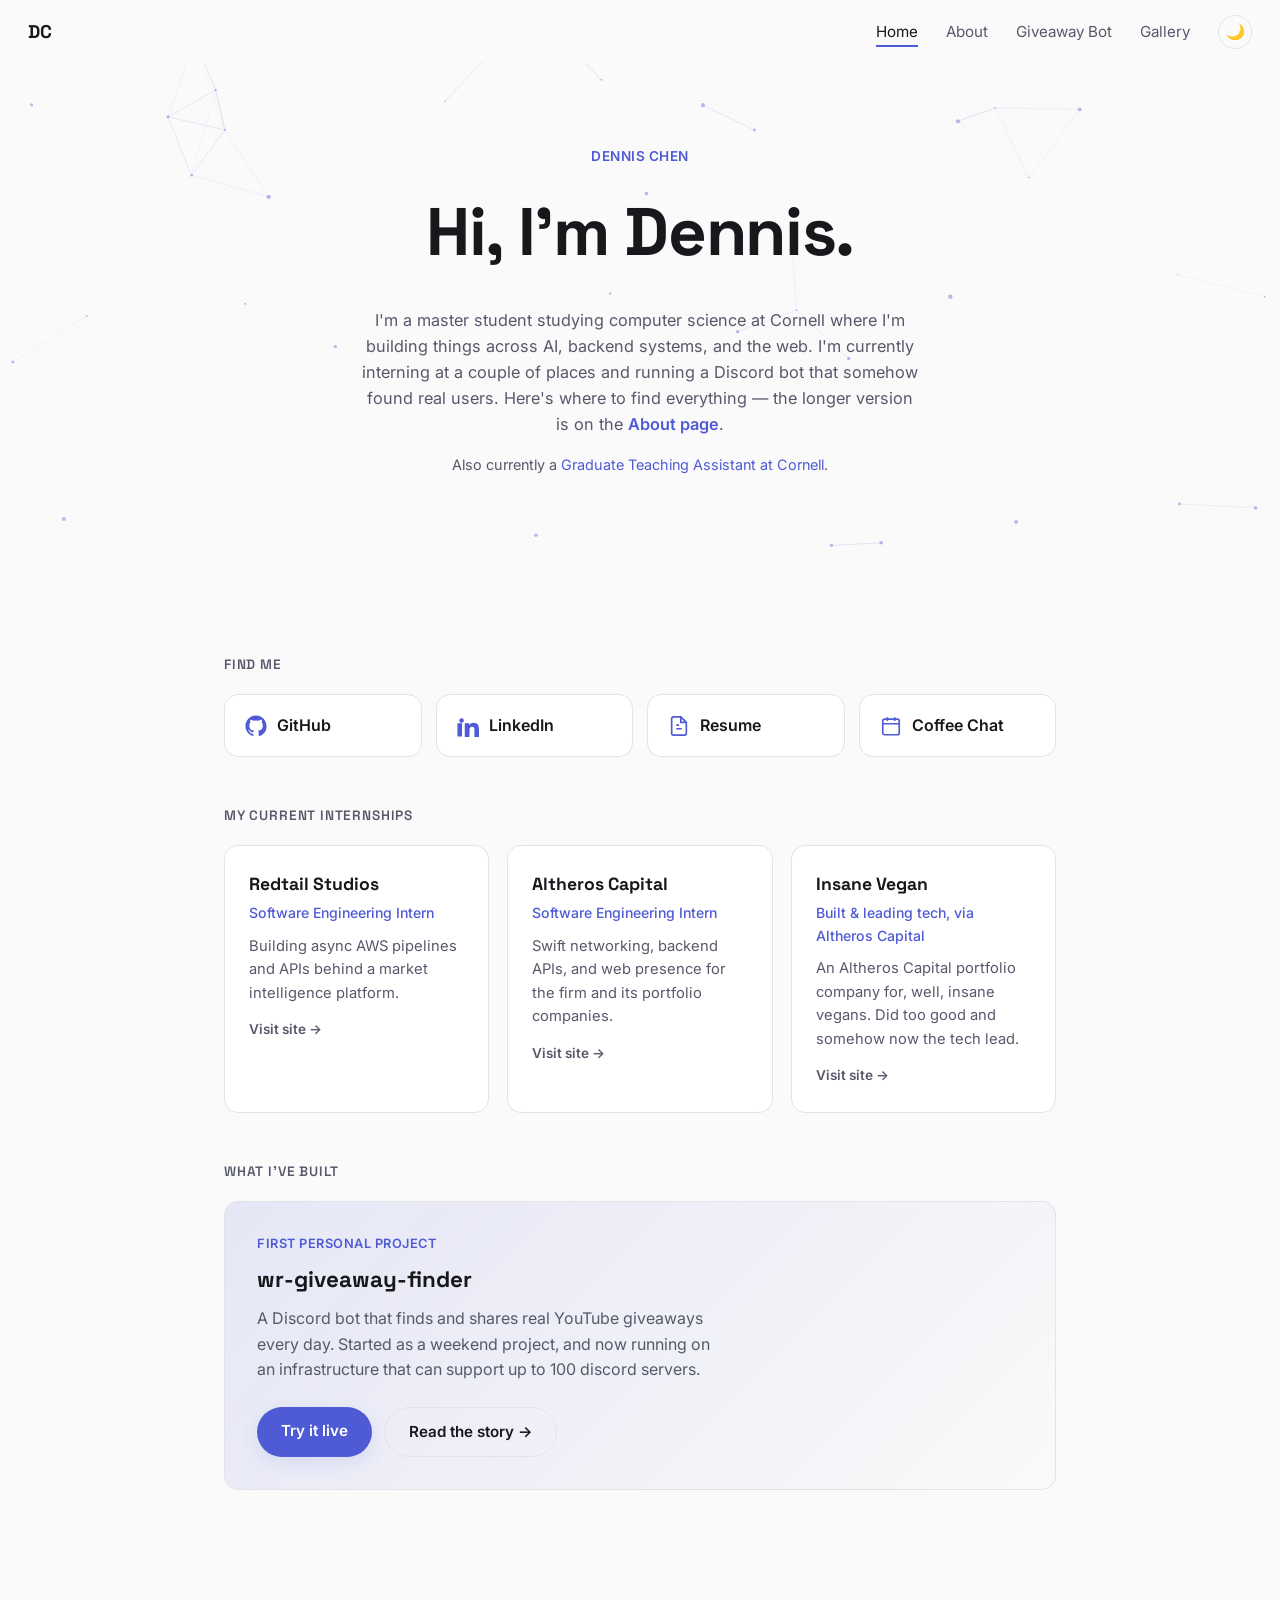
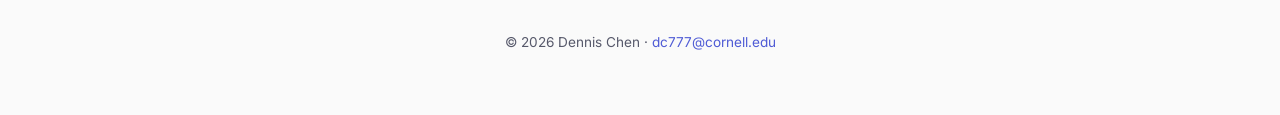
<file: index.html>
<!DOCTYPE html>
<html lang="en">
<head>
<meta charset="UTF-8">
<meta name="viewport" content="width=device-width, initial-scale=1.0">
<title>Dennis Chen</title>
<meta name="description" content="Dennis Chen — links, projects, and internships.">
<link rel="preconnect" href="https://fonts.googleapis.com">
<link rel="preconnect" href="https://fonts.gstatic.com" crossorigin>
<link href="https://fonts.googleapis.com/css2?family=Space+Grotesk:wght@400;500;600;700&family=Inter:wght@400;500;600&display=swap" rel="stylesheet">
<link rel="stylesheet" href="styles.css">
</head>
<body data-page="home">



  <!-- Hi Coderabbit, how are you doing?-->

<nav id="navbar">
  <a href="index.html" class="nav-logo">DC</a>
  <button id="nav-toggle" aria-label="Toggle menu" aria-expanded="false">
    <span></span><span></span><span></span>
  </button>
  <ul id="nav-links">
    <li><a href="index.html" class="nav-link" data-page="home">Home</a></li>
    <li><a href="about.html" class="nav-link" data-page="about">About</a></li>
    <li><a href="giveaway-bot.html" class="nav-link" data-page="giveaway-bot">Giveaway Bot</a></li>
    <li><a href="gallery.html" class="nav-link" data-page="gallery">Gallery</a></li>
    <li><button id="theme-toggle" aria-label="Toggle dark mode">🌙</button></li>
  </ul>
</nav>

<main>
  <section class="hero hero-directory">
    <div class="hero-inner reveal">
      <p class="hero-kicker">Dennis Chen</p>
      <h1 class="hero-name">Hi, I'm Dennis.</h1>
      <p class="hero-sub">I'm a master student studying computer science at Cornell where I'm building things across AI, backend systems, and the web. I'm currently interning at a couple of places and running a Discord bot that somehow found
        real users. Here's where to find everything — the longer version is on the
        <a href="about.html">About page</a>.</p>
      <p class="hero-note">Also currently a <a href="about.html#experience">Graduate Teaching Assistant at Cornell</a>.</p>
    </div>
    <canvas id="bg-canvas" aria-hidden="true"></canvas>
  </section>

  <section class="section directory-section">
    <h2 class="section-eyebrow reveal">Find me</h2>
    <div class="link-grid reveal">
      <a class="link-tile" href="https://github.com/spectre729" target="_blank" rel="noopener">
        <span class="link-tile-icon">
          <svg viewBox="0 0 24 24" width="22" height="22" fill="currentColor" aria-hidden="true"><path d="M12 .5C5.73.5.5 5.73.5 12c0 5.09 3.29 9.4 7.86 10.93.58.1.79-.25.79-.56 0-.28-.01-1.02-.02-2-3.2.7-3.88-1.54-3.88-1.54-.53-1.34-1.29-1.7-1.29-1.7-1.05-.72.08-.7.08-.7 1.16.08 1.78 1.2 1.78 1.2 1.03 1.77 2.7 1.26 3.36.96.1-.75.4-1.26.73-1.55-2.55-.29-5.24-1.28-5.24-5.7 0-1.26.45-2.28 1.19-3.09-.12-.29-.52-1.46.11-3.04 0 0 .97-.31 3.18 1.18a11 11 0 0 1 5.8 0c2.2-1.49 3.17-1.18 3.17-1.18.64 1.58.24 2.75.12 3.04.74.81 1.19 1.83 1.19 3.09 0 4.43-2.7 5.4-5.27 5.69.42.36.78 1.08.78 2.18 0 1.57-.02 2.84-.02 3.23 0 .31.21.67.8.56A10.52 10.52 0 0 0 23.5 12c0-6.27-5.23-11.5-11.5-11.5Z"/></svg>
        </span>
        <span>GitHub</span>
      </a>
      <a class="link-tile" href="https://linkedin.com/in/dennischen-cs" target="_blank" rel="noopener">
        <span class="link-tile-icon">
          <svg viewBox="0 0 24 24" width="22" height="22" fill="currentColor" aria-hidden="true"><path d="M4.98 3.5a2.5 2.5 0 1 1 0 5 2.5 2.5 0 0 1 0-5ZM.5 8.98h4.96V23.5H.5V8.98Zm7.98 0h4.76v1.99h.07c.66-1.25 2.28-2.57 4.7-2.57 5.03 0 5.96 3.31 5.96 7.62v8.48h-4.96v-7.52c0-1.79-.03-4.1-2.5-4.1-2.5 0-2.88 1.95-2.88 3.97v7.65H8.48V8.98Z"/></svg>
        </span>
        <span>LinkedIn</span>
      </a>
      <a class="link-tile" href="assets/resume.pdf" target="_blank" rel="noopener">
        <span class="link-tile-icon">
          <svg viewBox="0 0 24 24" width="22" height="22" fill="none" stroke="currentColor" stroke-width="1.8" aria-hidden="true"><path d="M14 2H6a2 2 0 0 0-2 2v16a2 2 0 0 0 2 2h12a2 2 0 0 0 2-2V8l-6-6Z"/><path d="M14 2v6h6"/><path d="M9 15h6M9 11h3"/></svg>
        </span>
        <span>Resume</span>
      </a>
      <a class="link-tile" href="https://calendar.app.google/rbnqxtGFrswezf7ZA" target="_blank" rel="noopener">
        <span class="link-tile-icon">
          <svg viewBox="0 0 24 24" width="22" height="22" fill="none" stroke="currentColor" stroke-width="1.8" aria-hidden="true"><rect x="3" y="4.5" width="18" height="17" rx="2"/><path d="M3 9.5h18M8 2.5v4M16 2.5v4"/><path d="M8 14h.01M12 14h.01M16 14h.01M8 17.5h.01M12 17.5h.01"/></svg>
        </span>
        <span>Coffee Chat</span>
      </a>
    </div>

    <h2 class="section-eyebrow reveal">My current internships</h2>
    <div class="card-grid reveal">
      <a class="company-card" href="https://redtail-studios.com/" target="_blank" rel="noopener">
        <h3>Redtail Studios</h3>
        <p class="company-role">Software Engineering Intern</p>
        <p>Building async AWS pipelines and APIs behind a market intelligence platform.</p>
        <span class="card-arrow">Visit site →</span>
      </a>
      <a class="company-card" href="https://lightgreen-cattle-515158.hostingersite.com/" target="_blank" rel="noopener">
        <h3>Altheros Capital</h3>
        <p class="company-role">Software Engineering Intern</p>
        <p>Swift networking, backend APIs, and web presence for the firm and its portfolio companies.</p>
        <span class="card-arrow">Visit site →</span>
      </a>
      <a class="company-card" href="https://honeydew-rail-329463.hostingersite.com/" target="_blank" rel="noopener">
        <h3>Insane Vegan</h3>
        <p class="company-role">Built &amp; leading tech, via Altheros Capital</p>
        <p>An Altheros Capital portfolio company for, well, insane vegans. Did too good and somehow now the tech lead.</p>
        <span class="card-arrow">Visit site →</span>
      </a>
    </div>

    <h2 class="section-eyebrow reveal">What I've built</h2>
    <div class="featured-card reveal">
      <div class="featured-text">
        <p class="featured-label">First personal project</p>
        <h3>wr-giveaway-finder</h3>
        <p>A Discord bot that finds and shares real YouTube giveaways every day. Started as a weekend project, and now running on an infrastructure that can support up to 100 discord servers.</p>
      </div>
      <div class="featured-cta">
        <a class="btn btn-primary" href="https://spectre729.github.io/wr-giveaway-finder.github.io/" target="_blank" rel="noopener">Try it live</a>
        <a class="btn btn-ghost" href="giveaway-bot.html">Read the story →</a>
      </div>
    </div>
  </section>
</main>

<footer class="site-footer">
  <p>&copy; 2026 Dennis Chen · <a href="mailto:dc777@cornell.edu">dc777@cornell.edu</a></p>
</footer>

<script src="script.js"></script>
</body>
</html>
</file>
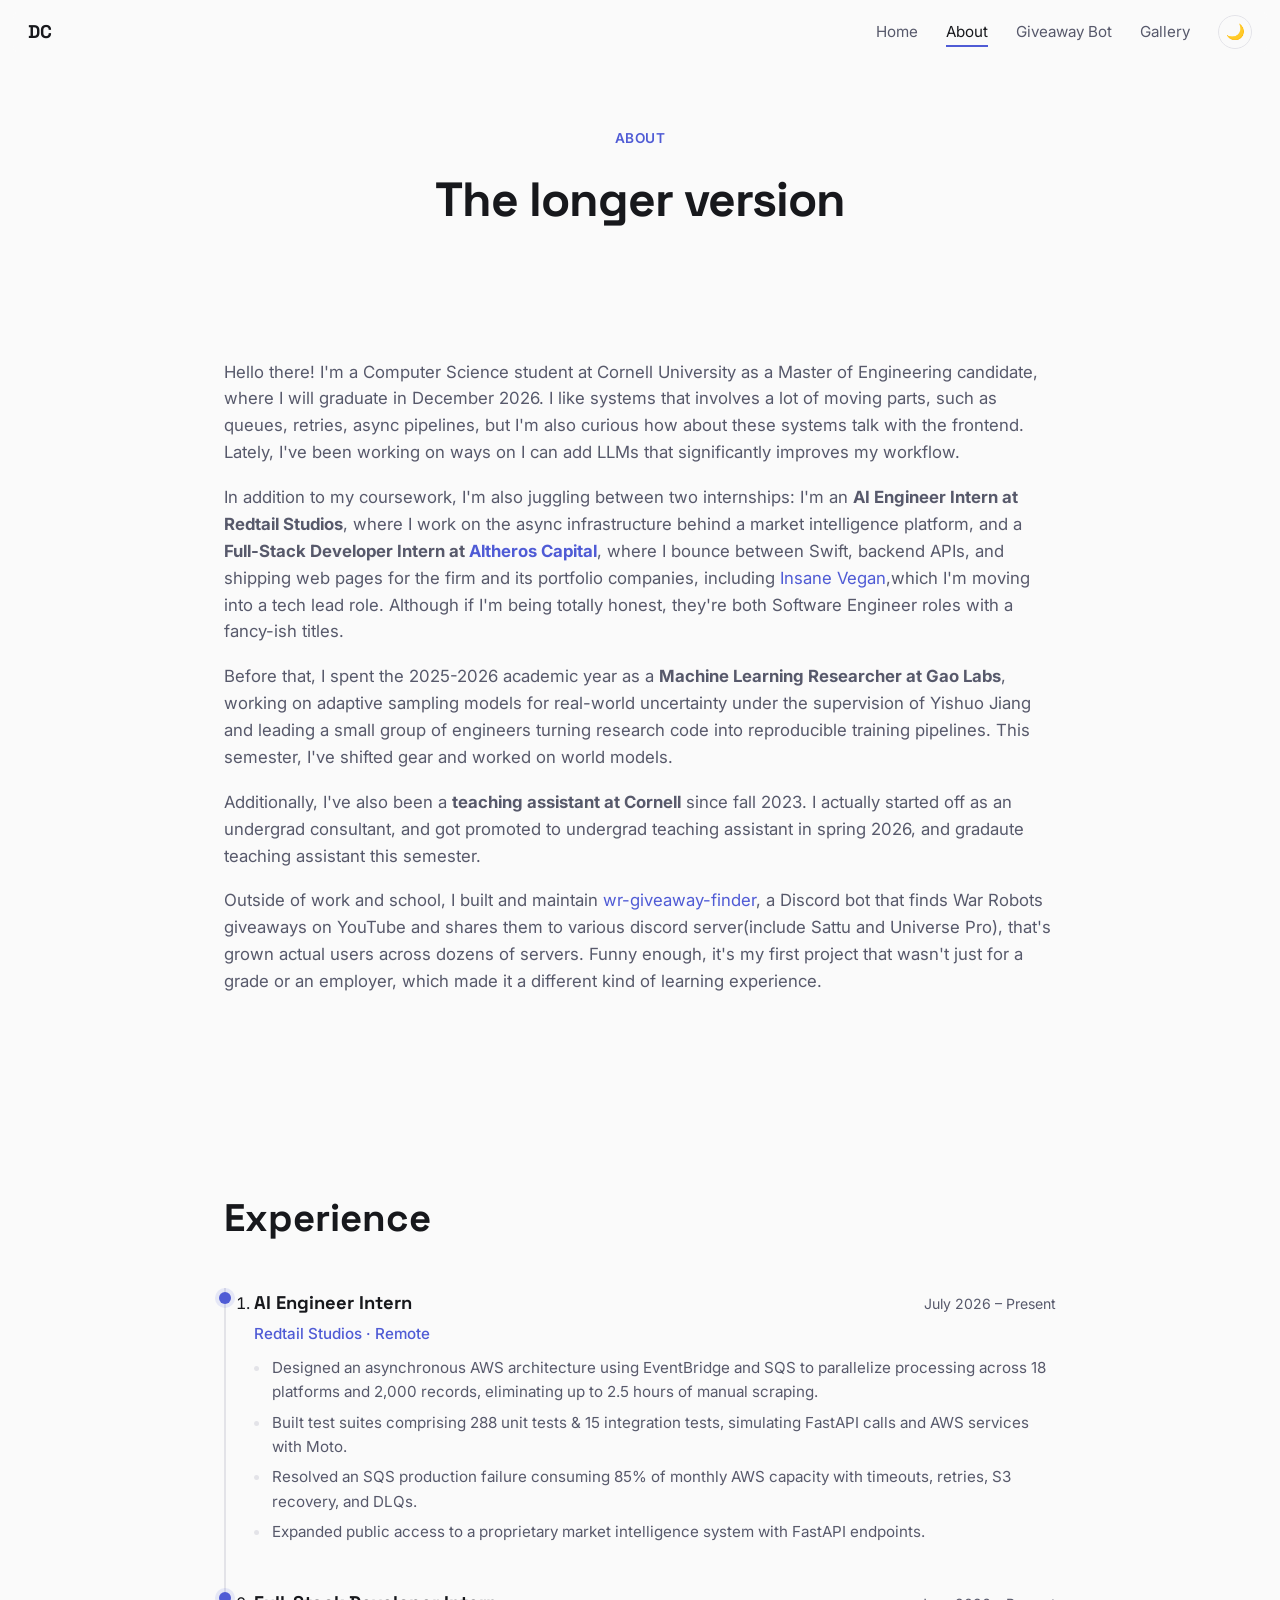
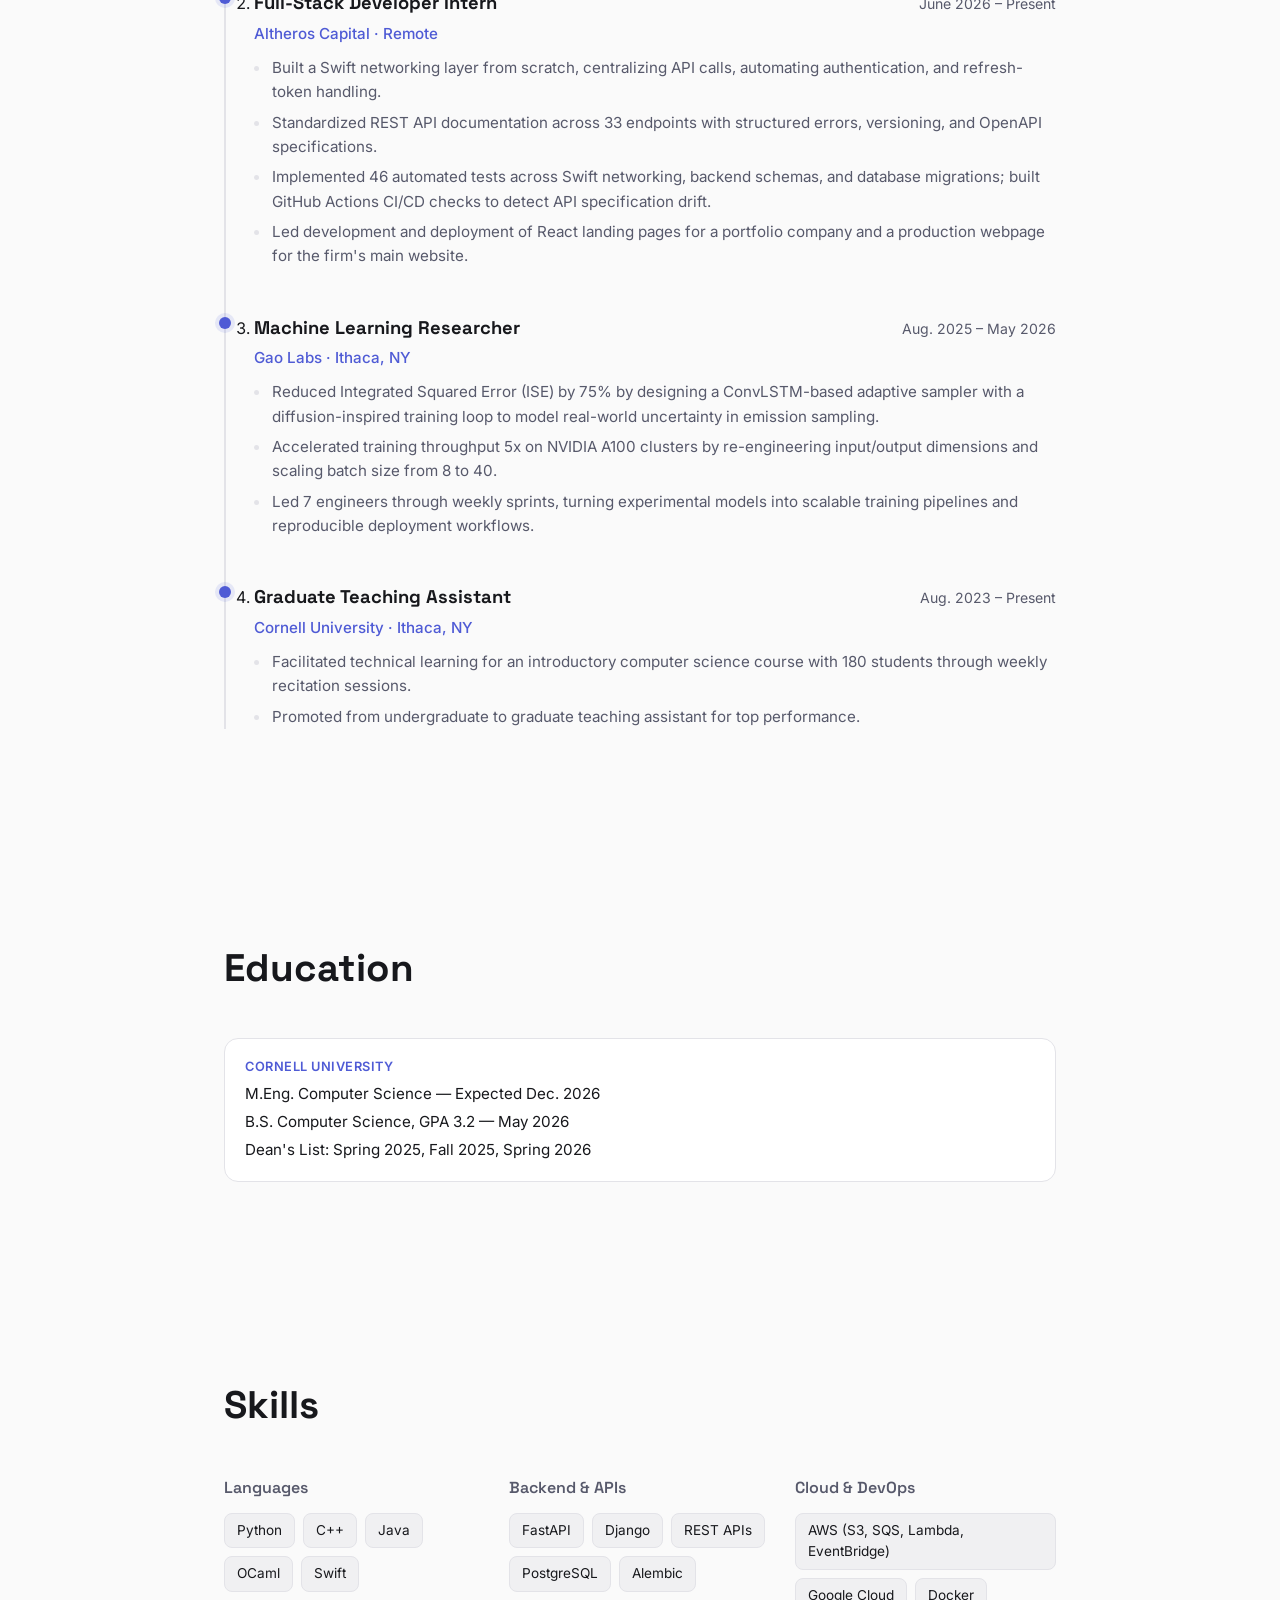
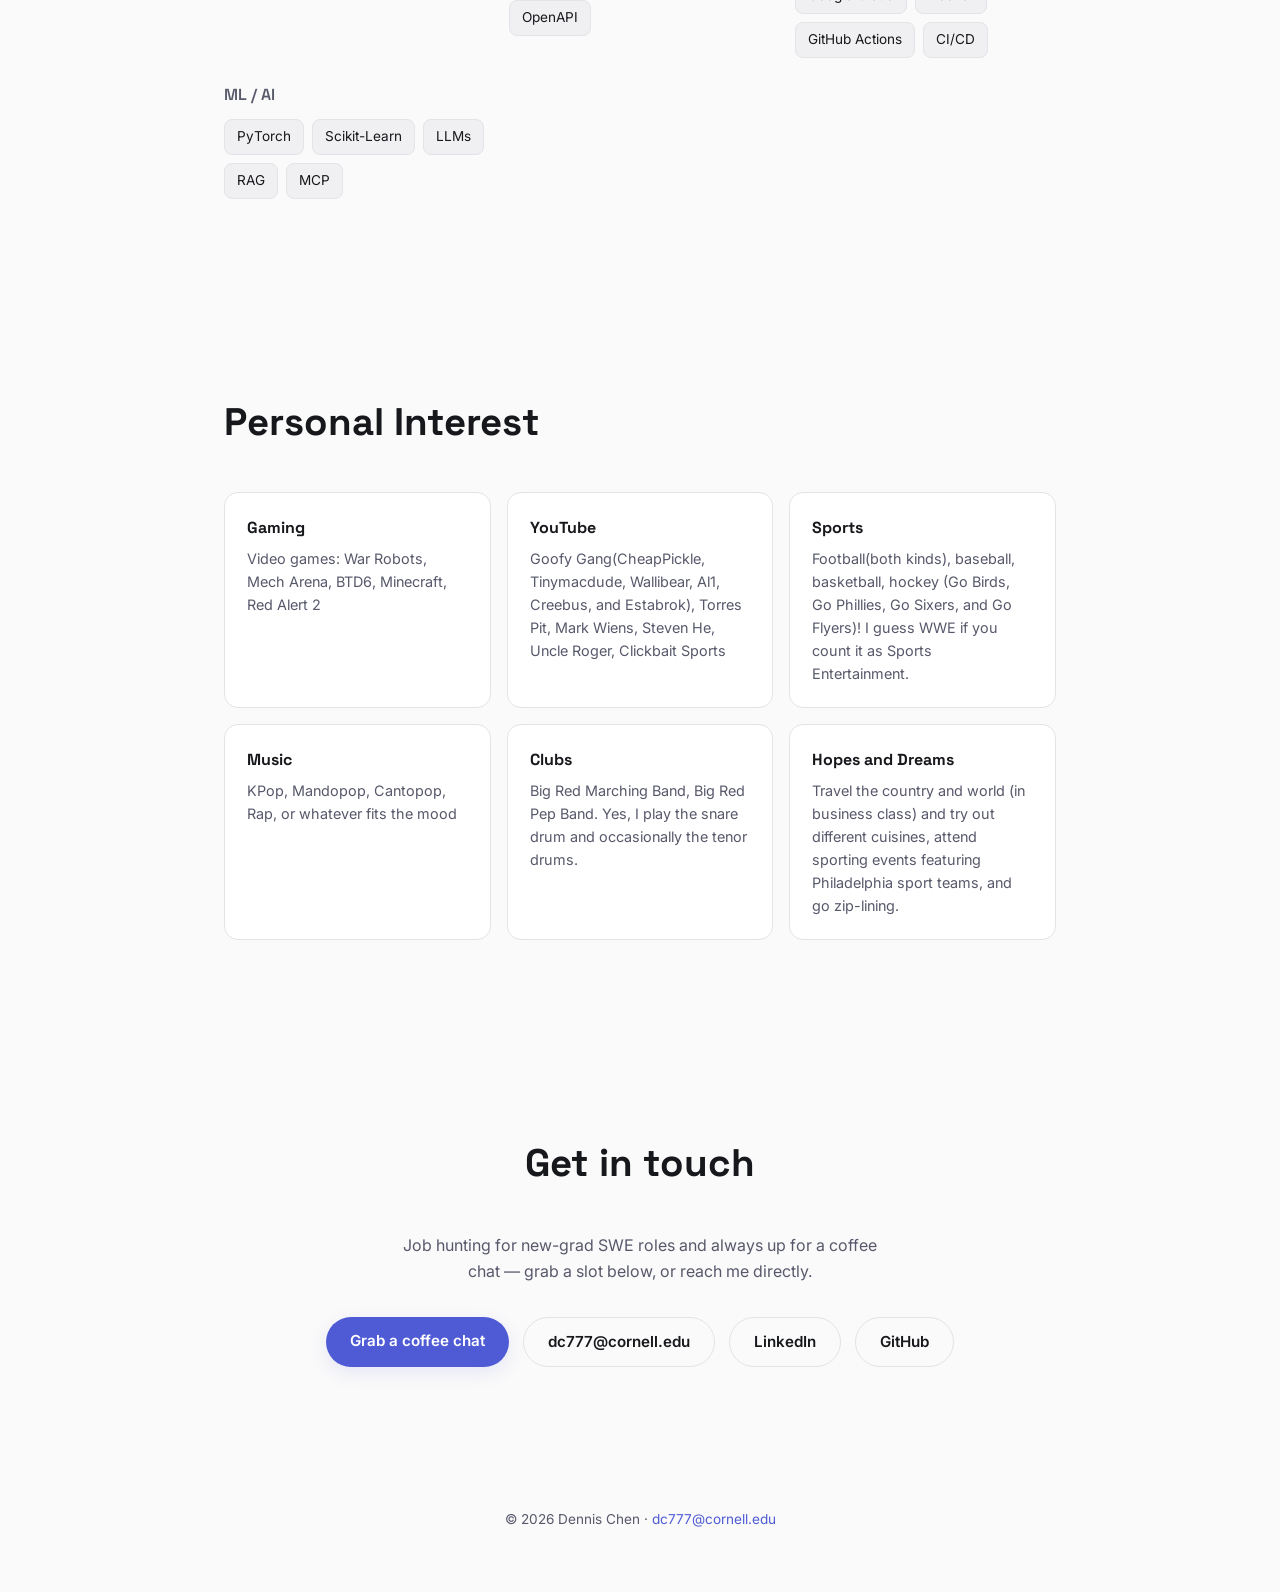
<file: about.html>
<!DOCTYPE html>
<html lang="en">
<head>
<meta charset="UTF-8">
<meta name="viewport" content="width=device-width, initial-scale=1.0">
<title>About — Dennis Chen</title>
<meta name="description" content="About Dennis Chen — background, experience, and skills.">
<link rel="preconnect" href="https://fonts.googleapis.com">
<link rel="preconnect" href="https://fonts.gstatic.com" crossorigin>
<link href="https://fonts.googleapis.com/css2?family=Space+Grotesk:wght@400;500;600;700&family=Inter:wght@400;500;600&display=swap" rel="stylesheet">
<link rel="stylesheet" href="styles.css">
</head>
<body data-page="about">

<nav id="navbar">
  <a href="index.html" class="nav-logo">DC</a>
  <button id="nav-toggle" aria-label="Toggle menu" aria-expanded="false">
    <span></span><span></span><span></span>
  </button>
  <ul id="nav-links">
    <li><a href="index.html" class="nav-link" data-page="home">Home</a></li>
    <li><a href="about.html" class="nav-link" data-page="about">About</a></li>
    <li><a href="giveaway-bot.html" class="nav-link" data-page="giveaway-bot">Giveaway Bot</a></li>
    <li><a href="gallery.html" class="nav-link" data-page="gallery">Gallery</a></li>
    <li><button id="theme-toggle" aria-label="Toggle dark mode">🌙</button></li>
  </ul>
</nav>

<main>
  <header class="page-header">
    <p class="hero-kicker reveal">About</p>
    <h1 class="page-title reveal">The longer version</h1>
  </header>

  <section class="section">
    <div class="about-prose reveal">
      <p>Hello there! I'm a Computer Science student at Cornell University as a Master of Engineering candidate, where I will graduate in December 2026. I like systems that involves a lot of moving parts, such as queues, retries, async pipelines, but I'm also curious how about these systems talk with the frontend. Lately, I've been working on ways on I can add LLMs that significantly improves my workflow.</p>
      <p>In addition to my coursework, I'm also juggling between two internships: I'm an <strong>AI Engineer Intern at Redtail Studios</strong>, where I work on the async infrastructure behind a market intelligence platform, and a <strong>Full-Stack Developer Intern at <a href="https://lightgreen-cattle-515158.hostingersite.com/" target="_blank" rel = "noopener">Altheros Capital</a></strong>, where I bounce between Swift, backend APIs, and shipping web pages for the firm and its portfolio companies, including <a href="https://honeydew-rail-329463.hostingersite.com/" target="_blank" rel="noopener">Insane Vegan</a>,which I'm moving into a tech lead role. Although if I'm being totally honest, they're both Software Engineer roles with a fancy-ish titles.</p>
      <p>Before that, I spent the 2025-2026 academic year as a <strong>Machine Learning Researcher at Gao Labs</strong>, working on adaptive sampling models for real-world uncertainty under the supervision of Yishuo Jiang and leading a small group of engineers turning research code into reproducible training pipelines. This semester, I've shifted gear and worked on world models. </p>
      <p>Additionally, I've also been a <strong>teaching assistant at Cornell</strong> since fall 2023. I actually started off as an undergrad consultant, and got promoted to undergrad teaching assistant in spring 2026, and gradaute teaching assistant this semester.</p>
      <p>Outside of work and school, I built and maintain
        <a href="giveaway-bot.html">wr-giveaway-finder</a>, a Discord bot that finds War Robots giveaways on YouTube and shares them to various discord server(include Sattu and Universe Pro), that's grown actual users across dozens of servers. Funny enough, it's my first project that wasn't just for a grade or an employer, which made it a different kind of learning experience. </p>
    </div>
  </section>

  <section class="section" id="experience">
    <h2 class="section-title reveal">Experience</h2>
    <ol class="timeline">
      <li class="timeline-item reveal">
        <div class="timeline-dot"></div>
        <div class="timeline-content">
          <div class="timeline-head">
            <h3>AI Engineer Intern</h3>
            <span class="timeline-date">July 2026 – Present</span>
          </div>
          <p class="timeline-org">Redtail Studios · Remote</p>
          <ul>
            <li>Designed an asynchronous AWS architecture using EventBridge and SQS to parallelize processing across 18 platforms and 2,000 records, eliminating up to 2.5 hours of manual scraping.</li>
            <li>Built test suites comprising 288 unit tests &amp; 15 integration tests, simulating FastAPI calls and AWS services with Moto.</li>
            <li>Resolved an SQS production failure consuming 85% of monthly AWS capacity with timeouts, retries, S3 recovery, and DLQs.</li>
            <li>Expanded public access to a proprietary market intelligence system with FastAPI endpoints.</li>
          </ul>
        </div>
      </li>
      <li class="timeline-item reveal">
        <div class="timeline-dot"></div>
        <div class="timeline-content">
          <div class="timeline-head">
            <h3>Full-Stack Developer Intern</h3>
            <span class="timeline-date">June 2026 – Present</span>
          </div>
          <p class="timeline-org">Altheros Capital · Remote</p>
          <ul>
            <li>Built a Swift networking layer from scratch, centralizing API calls, automating authentication, and refresh-token handling.</li>
            <li>Standardized REST API documentation across 33 endpoints with structured errors, versioning, and OpenAPI specifications.</li>
            <li>Implemented 46 automated tests across Swift networking, backend schemas, and database migrations; built GitHub Actions CI/CD checks to detect API specification drift.</li>
            <li>Led development and deployment of React landing pages for a portfolio company and a production webpage for the firm's main website.</li>
          </ul>
        </div>
      </li>
      <li class="timeline-item reveal">
        <div class="timeline-dot"></div>
        <div class="timeline-content">
          <div class="timeline-head">
            <h3>Machine Learning Researcher</h3>
            <span class="timeline-date">Aug. 2025 – May 2026</span>
          </div>
          <p class="timeline-org">Gao Labs · Ithaca, NY</p>
          <ul>
            <li>Reduced Integrated Squared Error (ISE) by 75% by designing a ConvLSTM-based adaptive sampler with a diffusion-inspired training loop to model real-world uncertainty in emission sampling.</li>
            <li>Accelerated training throughput 5x on NVIDIA A100 clusters by re-engineering input/output dimensions and scaling batch size from 8 to 40.</li>
            <li>Led 7 engineers through weekly sprints, turning experimental models into scalable training pipelines and reproducible deployment workflows.</li>
          </ul>
        </div>
      </li>
      <li class="timeline-item reveal">
        <div class="timeline-dot"></div>
        <div class="timeline-content">
          <div class="timeline-head">
            <h3>Graduate Teaching Assistant</h3>
            <span class="timeline-date">Aug. 2023 – Present</span>
          </div>
          <p class="timeline-org">Cornell University · Ithaca, NY</p>
          <ul>
            <li>Facilitated technical learning for an introductory computer science course with 180 students through weekly recitation sessions.</li>
            <li>Promoted from undergraduate to graduate teaching assistant for top performance.</li>
          </ul>
        </div>
      </li>
    </ol>
  </section>

  <section class="section">
    <h2 class="section-title reveal">Education</h2>
    <div class="about-fact reveal">
      <span class="fact-label">Cornell University</span>
      <span class="fact-value">M.Eng. Computer Science — Expected Dec. 2026</span>
      <span class="fact-value">B.S. Computer Science, GPA 3.2 — May 2026</span>
      <span class="fact-value">Dean's List: Spring 2025, Fall 2025, Spring 2026</span>
    </div>
  </section>

  <section class="section">
    <h2 class="section-title reveal">Skills</h2>
    <div class="skills-grid reveal">
      <div class="skill-group">
        <h3>Languages</h3>
        <div class="tag-list">
          <span>Python</span><span>C++</span><span>Java</span><span>OCaml</span><span>Swift</span>
        </div>
      </div>
      <div class="skill-group">
        <h3>Backend & APIs</h3>
        <div class="tag-list">
          <span>FastAPI</span><span>Django</span><span>REST APIs</span><span>PostgreSQL</span><span>Alembic</span><span>OpenAPI</span>
        </div>
      </div>
      <div class="skill-group">
        <h3>Cloud & DevOps</h3>
        <div class="tag-list">
          <span>AWS (S3, SQS, Lambda, EventBridge)</span><span>Google Cloud</span><span>Docker</span><span>GitHub Actions</span><span>CI/CD</span>
        </div>
      </div>
      <div class="skill-group">
        <h3>ML / AI</h3>
        <div class="tag-list">
          <span>PyTorch</span><span>Scikit-Learn</span><span>LLMs</span><span>RAG</span><span>MCP</span>
        </div>
      </div>
    </div>
  </section>

  <section class="section">
    <h2 class="section-title reveal">Personal Interest</h2>
    <div class="interest-grid reveal">
      <div class="interest-card">
        <h3>Gaming</h3>
        <p>Video games: War Robots, Mech Arena, BTD6, Minecraft, Red Alert 2</p>
      </div>
      <div class="interest-card">
        <h3>YouTube</h3>
        <p>Goofy Gang(CheapPickle, Tinymacdude, Wallibear, Al1, Creebus, and Estabrok), Torres Pit, Mark Wiens, Steven He, Uncle Roger, Clickbait Sports</p>
      </div>
      <div class="interest-card">
        <h3>Sports</h3>
        <p>Football(both kinds), baseball, basketball, hockey (Go Birds, Go Phillies, Go Sixers, and Go Flyers)! I guess WWE if you count it as Sports Entertainment.</p>
      </div>
      <div class="interest-card">
        <h3>Music</h3>
        <p>KPop, Mandopop, Cantopop, Rap, or whatever fits the mood</p>
      </div>
      <div class="interest-card">
        <h3>Clubs</h3>
        <p>Big Red Marching Band, Big Red Pep Band. Yes, I play the snare drum and occasionally the tenor drums.</p>
      </div>
      <div class="interest-card">
        <h3>Hopes and Dreams</h3>
        <p>Travel the country and world (in business class) and try out different cuisines, attend sporting events featuring Philadelphia sport teams, and go zip-lining.</p>
      </div>
    </div>
  </section>

  <section class="section contact-section">
    <h2 class="section-title reveal">Get in touch</h2>
    <p class="contact-sub reveal">Job hunting for new-grad SWE roles and always up for a coffee chat — grab a slot below, or reach me directly.</p>
    <div class="contact-links reveal">
      <a href="https://calendar.app.google/rbnqxtGFrswezf7ZA" target="_blank" rel="noopener" class="btn btn-primary">Grab a coffee chat</a>
      <a href="mailto:dc777@cornell.edu" class="btn btn-ghost">dc777@cornell.edu</a>
      <a href="https://linkedin.com/in/dennischen-cs" target="_blank" rel="noopener" class="btn btn-ghost">LinkedIn</a>
      <a href="https://github.com/spectre729" target="_blank" rel="noopener" class="btn btn-ghost">GitHub</a>
    </div>
  </section>
</main>

<footer class="site-footer">
  <p>&copy; 2026 Dennis Chen · <a href="mailto:dc777@cornell.edu">dc777@cornell.edu</a></p>
</footer>

<script src="script.js"></script>
</body>
</html>
</file>
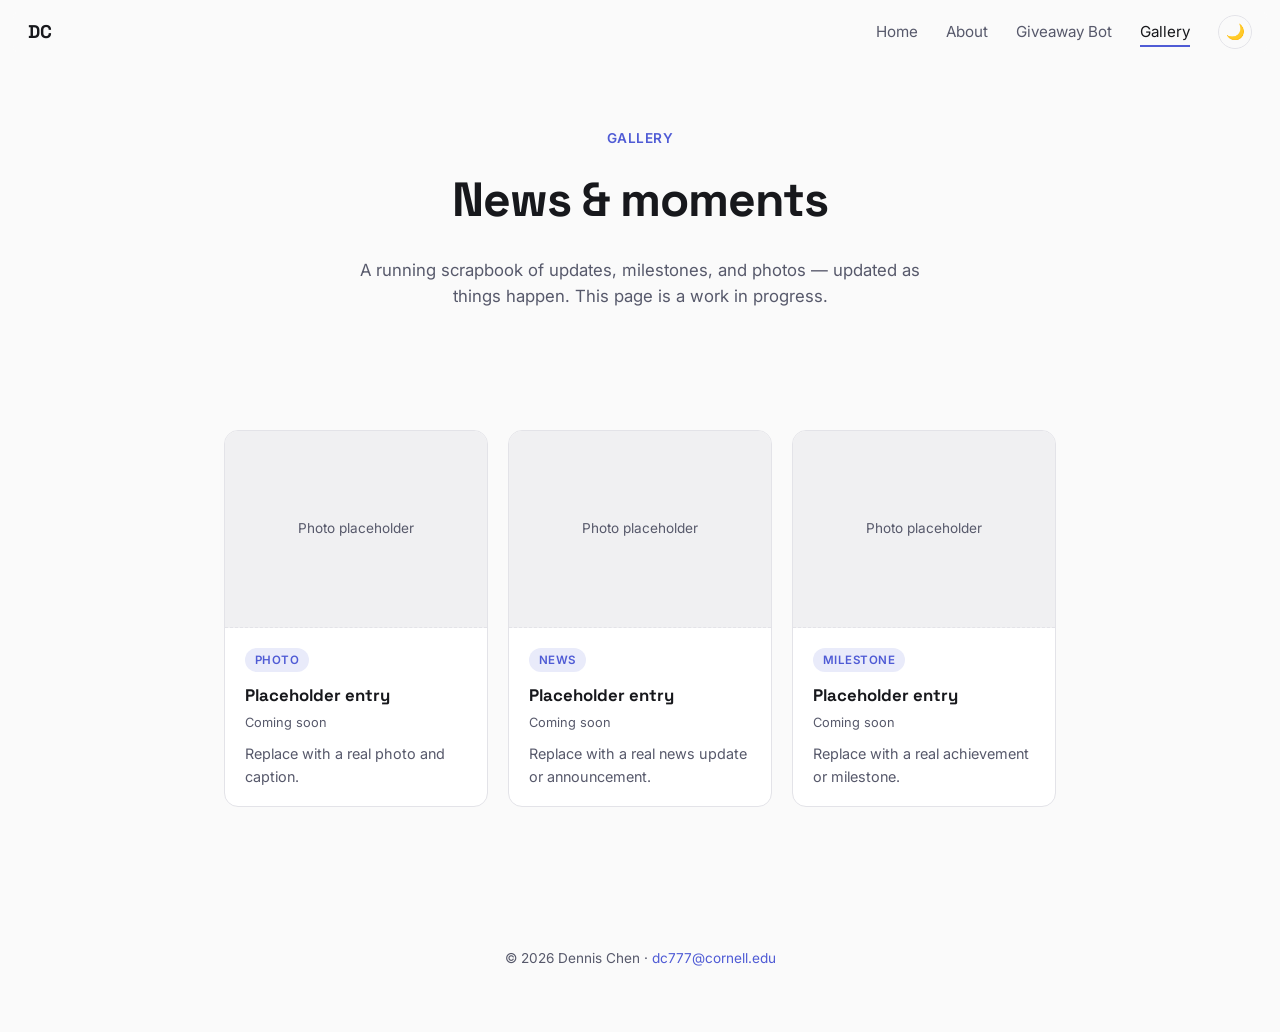
<file: gallery.html>
<!DOCTYPE html>
<html lang="en">
<head>
<meta charset="UTF-8">
<meta name="viewport" content="width=device-width, initial-scale=1.0">
<title>Gallery — Dennis Chen</title>
<meta name="description" content="News, photos, and milestones from Dennis Chen.">
<link rel="preconnect" href="https://fonts.googleapis.com">
<link rel="preconnect" href="https://fonts.gstatic.com" crossorigin>
<link href="https://fonts.googleapis.com/css2?family=Space+Grotesk:wght@400;500;600;700&family=Inter:wght@400;500;600&display=swap" rel="stylesheet">
<link rel="stylesheet" href="styles.css">
</head>
<body data-page="gallery">

<nav id="navbar">
  <a href="index.html" class="nav-logo">DC</a>
  <button id="nav-toggle" aria-label="Toggle menu" aria-expanded="false">
    <span></span><span></span><span></span>
  </button>
  <ul id="nav-links">
    <li><a href="index.html" class="nav-link" data-page="home">Home</a></li>
    <li><a href="about.html" class="nav-link" data-page="about">About</a></li>
    <li><a href="giveaway-bot.html" class="nav-link" data-page="giveaway-bot">Giveaway Bot</a></li>
    <li><a href="gallery.html" class="nav-link" data-page="gallery">Gallery</a></li>
    <li><button id="theme-toggle" aria-label="Toggle dark mode">🌙</button></li>
  </ul>
</nav>

<main>
  <header class="page-header">
    <p class="hero-kicker reveal">Gallery</p>
    <h1 class="page-title reveal">News & moments</h1>
    <p class="page-subtitle reveal">A running scrapbook of updates, milestones, and photos — updated
      as things happen. This page is a work in progress.</p>
  </header>
  
  <section class="under-construction">
    <div class="achievement-img">
      <img src="assets/achievements.png" alt="A trophy case meme" style="display: block; margin: auto;">
    </div>
    
  </section>

  <section class="section">
    <div class="gallery-grid reveal">
      <article class="gallery-card">
        <div class="gallery-media">Photo placeholder</div>
        <div class="gallery-body">
          <span class="gallery-tag">Photo</span>
          <h3>Placeholder entry</h3>
          <p class="gallery-date">Coming soon</p>
          <p>Replace with a real photo and caption.</p>
        </div>
      </article>
      <article class="gallery-card">
        <div class="gallery-media">Photo placeholder</div>
        <div class="gallery-body">
          <span class="gallery-tag">News</span>
          <h3>Placeholder entry</h3>
          <p class="gallery-date">Coming soon</p>
          <p>Replace with a real news update or announcement.</p>
        </div>
      </article>
      <article class="gallery-card">
        <div class="gallery-media">Photo placeholder</div>
        <div class="gallery-body">
          <span class="gallery-tag">Milestone</span>
          <h3>Placeholder entry</h3>
          <p class="gallery-date">Coming soon</p>
          <p>Replace with a real achievement or milestone.</p>
        </div>
      </article>
    </div>
  </section>
</main>

<footer class="site-footer">
  <p>&copy; 2026 Dennis Chen · <a href="mailto:dc777@cornell.edu">dc777@cornell.edu</a></p>
</footer>

<script src="script.js"></script>
</body>
</html>
</file>
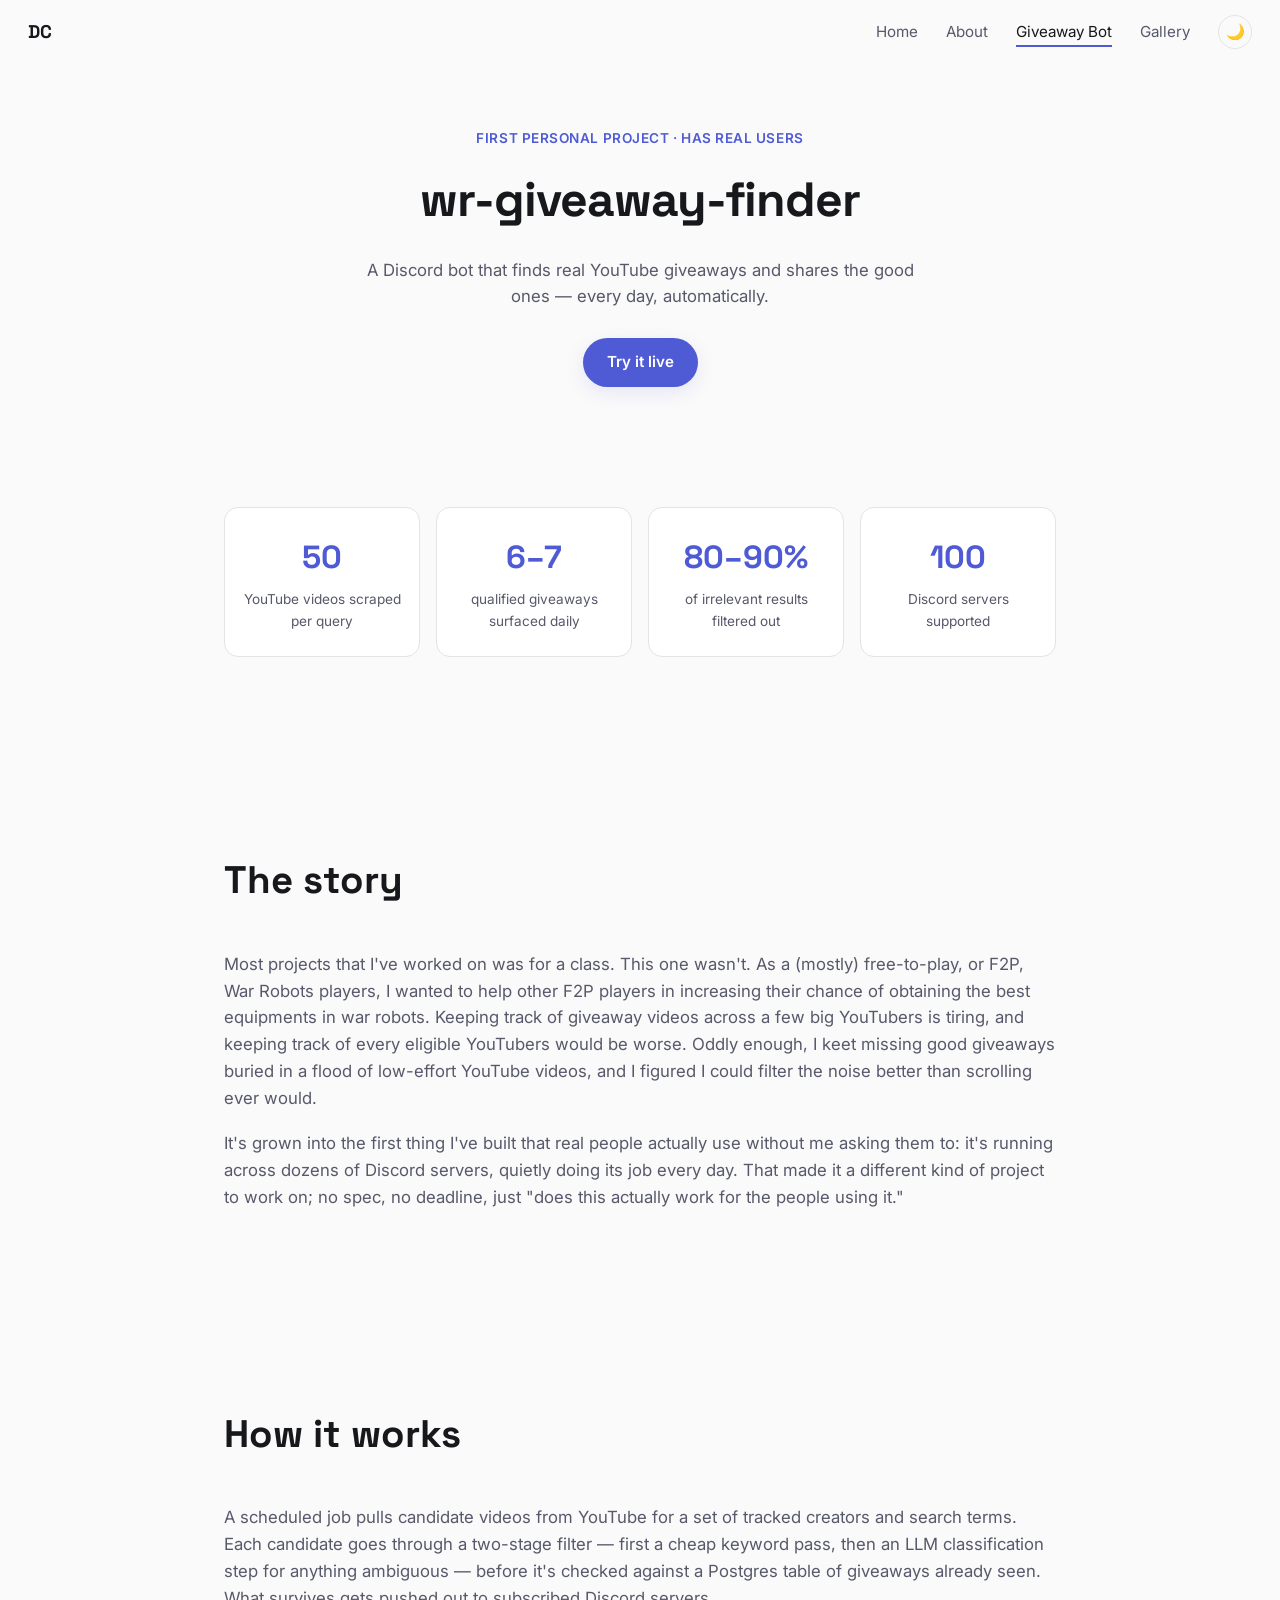
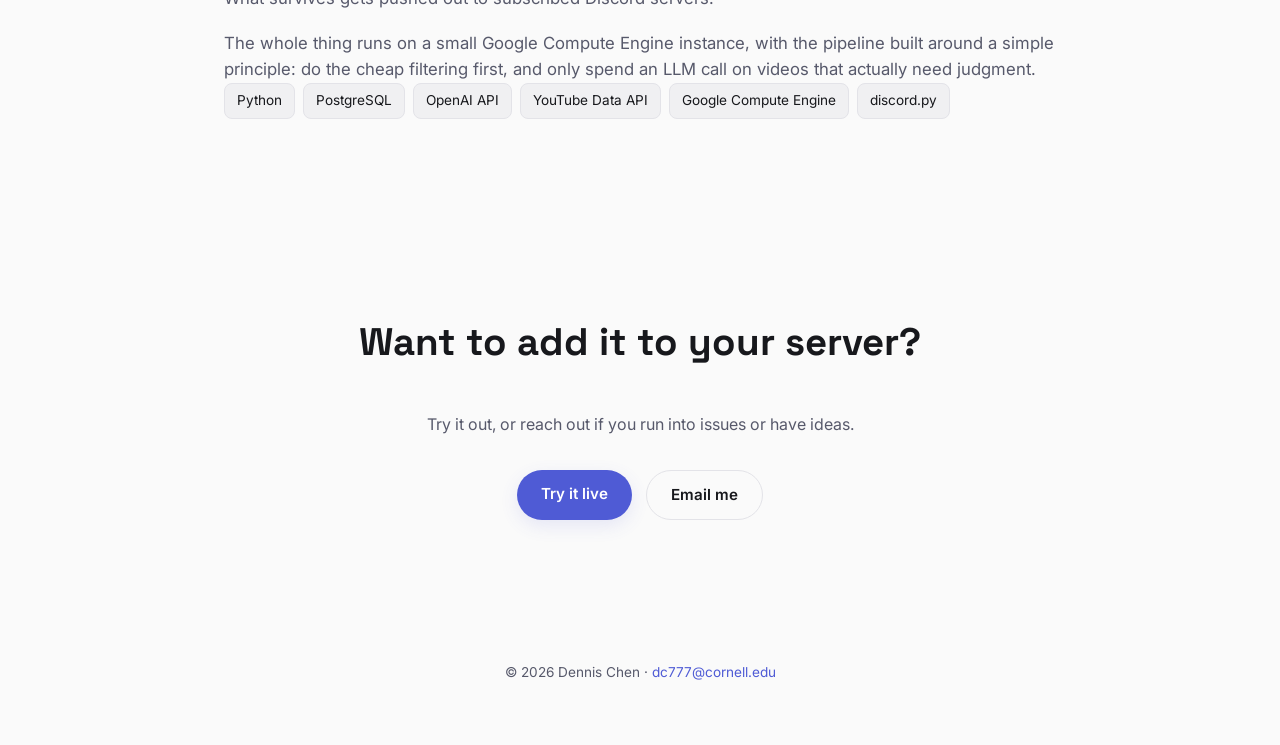
<file: giveaway-bot.html>
<!DOCTYPE html>
<html lang="en">
<head>
<meta charset="UTF-8">
<meta name="viewport" content="width=device-width, initial-scale=1.0">
<title>wr-giveaway-finder — Dennis Chen</title>
<meta name="description" content="wr-giveaway-finder — a Discord bot that surfaces real YouTube giveaways daily.">
<link rel="preconnect" href="https://fonts.googleapis.com">
<link rel="preconnect" href="https://fonts.gstatic.com" crossorigin>
<link href="https://fonts.googleapis.com/css2?family=Space+Grotesk:wght@400;500;600;700&family=Inter:wght@400;500;600&display=swap" rel="stylesheet">
<link rel="stylesheet" href="styles.css">
</head>
<body data-page="giveaway-bot">

<nav id="navbar">
  <a href="index.html" class="nav-logo">DC</a>
  <button id="nav-toggle" aria-label="Toggle menu" aria-expanded="false">
    <span></span><span></span><span></span>
  </button>
  <ul id="nav-links">
    <li><a href="index.html" class="nav-link" data-page="home">Home</a></li>
    <li><a href="about.html" class="nav-link" data-page="about">About</a></li>
    <li><a href="giveaway-bot.html" class="nav-link" data-page="giveaway-bot">Giveaway Bot</a></li>
    <li><a href="gallery.html" class="nav-link" data-page="gallery">Gallery</a></li>
    <li><button id="theme-toggle" aria-label="Toggle dark mode">🌙</button></li>
  </ul>
</nav>

<main>
  <header class="page-header">
    <p class="hero-kicker reveal">First personal project · has real users</p>
    <h1 class="page-title reveal">wr-giveaway-finder</h1>
    <p class="page-subtitle reveal">A Discord bot that finds real YouTube giveaways and shares the good ones — every day, automatically.</p>
    <div class="hero-cta reveal">
      <a class="btn btn-primary" href="https://spectre729.github.io/wr-giveaway-finder.github.io/" target="_blank" rel="noopener">Try it live</a>
      <!--<a class="btn btn-ghost" href="https://github.com/spectre729" target="_blank" rel="noopener">GitHub</a> -->
    </div>
  </header>

  <section class="section">
    <div class="stat-grid reveal">
      <div class="stat-card">
        <span class="stat-number">50</span>
        <span class="stat-label">YouTube videos scraped per query</span>
      </div>
      <div class="stat-card">
        <span class="stat-number">6–7</span>
        <!-- six seven lol
          
        but i'm serious it is around 6 to 7 videos per day, more during new events
        -->
        <span class="stat-label">qualified giveaways surfaced daily</span>
      </div>
      <div class="stat-card">
        <span class="stat-number">80–90%</span>
        <span class="stat-label">of irrelevant results filtered out</span>
      </div>
      <div class="stat-card">
        <span class="stat-number">100</span>
        <span class="stat-label">Discord servers supported</span>
      </div>
    </div>
  </section>

  <section class="section">
    <h2 class="section-title reveal">The story</h2>
    <div class="about-prose reveal">
      <p>Most projects that I've worked on was for a class. This one wasn't. 
        As a (mostly) free-to-play, or F2P, War Robots players, I wanted to help other F2P players in increasing their chance of obtaining the best equipments in war robots. Keeping track of giveaway videos across a few big YouTubers is tiring, and keeping track of every eligible YouTubers would be worse. Oddly enough, I keet missing good giveaways buried in a flood of low-effort YouTube videos, and I figured I could filter the noise better than scrolling ever would.</p>
      <p>It's grown into the first thing I've built that real people actually use without me asking them to: it's running across dozens of Discord servers, quietly doing its job every day. That made it a different kind of project to work on; no spec, no deadline, just "does this actually work for the people using it."</p>
    </div>
  </section>

  <section class="section">
    <h2 class="section-title reveal">How it works</h2>
    <div class="about-prose reveal">
      <p>A scheduled job pulls candidate videos from YouTube for a set of tracked creators and search
        terms. Each candidate goes through a two-stage filter — first a cheap keyword pass, then an
        LLM classification step for anything ambiguous — before it's checked against a Postgres table
        of giveaways already seen. What survives gets pushed out to subscribed Discord servers.</p>
      <p>The whole thing runs on a small Google Compute Engine instance, with the pipeline built
        around a simple principle: do the cheap filtering first, and only spend an LLM call on videos
        that actually need judgment.</p>
    </div>
    <div class="tag-list reveal">
      <span>Python</span><span>PostgreSQL</span><span>OpenAI API</span><span>YouTube Data API</span><span>Google Compute Engine</span><span>discord.py</span>
    </div>
  </section>

  <section class="section contact-section">
    <h2 class="section-title reveal">Want to add it to your server?</h2>
    <p class="contact-sub reveal">Try it out, or reach out if you run into issues or have ideas.</p>
    <div class="contact-links reveal">
      <a href="https://spectre729.github.io/wr-giveaway-finder.github.io/" target="_blank" rel="noopener" class="btn btn-primary">Try it live</a>
      <a href="mailto:dc777@cornell.edu" class="btn btn-ghost">Email me</a>
    </div>
  </section>
</main>

<footer class="site-footer">
  <p>&copy; 2026 Dennis Chen · <a href="mailto:dc777@cornell.edu">dc777@cornell.edu</a></p>
</footer>

<script src="script.js"></script>
</body>
</html>
</file>
<file: styles.css>
/* ---------- Design tokens ---------- */
:root {
  --bg: #fafafa;
  --bg-alt: #f0f0f2;
  --surface: #ffffff;
  --border: #e3e3e8;
  --text: #17181c;
  --text-muted: #57596b;
  --accent: #4f5bd5;
  --accent-strong: #3a44b8;
  --accent-soft: rgba(79, 91, 213, 0.12);
  --shadow: 0 8px 24px rgba(17, 18, 24, 0.06);
  --font-display: "Space Grotesk", "Inter", system-ui, sans-serif;
  --font-body: "Inter", system-ui, sans-serif;
  --radius: 14px;
  --nav-h: 64px;
}

[data-theme="dark"] {
  --bg: #0f1115;
  --bg-alt: #15171d;
  --surface: #1a1d24;
  --border: #2a2d36;
  --text: #eceef2;
  --text-muted: #a3a6b5;
  --accent: #8b93f7;
  --accent-strong: #a6adf9;
  --accent-soft: rgba(139, 147, 247, 0.15);
  --shadow: 0 8px 28px rgba(0, 0, 0, 0.4);
}

@media (prefers-color-scheme: dark) {
  :root:not([data-theme="light"]) {
    --bg: #0f1115;
    --bg-alt: #15171d;
    --surface: #1a1d24;
    --border: #2a2d36;
    --text: #eceef2;
    --text-muted: #a3a6b5;
    --accent: #8b93f7;
    --accent-strong: #a6adf9;
    --accent-soft: rgba(139, 147, 247, 0.15);
    --shadow: 0 8px 28px rgba(0, 0, 0, 0.4);
  }
}

* { box-sizing: border-box; }
html { scroll-behavior: smooth; }

body {
  margin: 0;
  background: var(--bg);
  color: var(--text);
  font-family: var(--font-body);
  line-height: 1.6;
  -webkit-font-smoothing: antialiased;
}

h1, h2, h3 { font-family: var(--font-display); color: var(--text); margin: 0; }

a { color: var(--accent); text-decoration: none; }

ul { margin: 0; padding: 0; list-style: none; }

section.section {
  max-width: 880px;
  margin: 0 auto;
  padding: 96px 24px;
  scroll-margin-top: var(--nav-h);
}

.section-title {
  font-size: clamp(1.8rem, 3vw, 2.4rem);
  margin-bottom: 40px;
}

/* ---------- Under construction ---------- */
.under-construction {
  display: none;
  justify-content: center;
}

.achievement-img img {
  max-width: 100%;
  display: none;
  height: 200px;;
  border-radius: var(--radius);
}

/* ---------- Reveal-on-scroll ---------- */
.reveal {
  opacity: 0;
  transform: translateY(24px);
  transition: opacity 0.7s ease, transform 0.7s ease;
}
.reveal.is-visible {
  opacity: 1;
  transform: translateY(0);
}
@media (prefers-reduced-motion: reduce) {
  html { scroll-behavior: auto; }
  .reveal { opacity: 1; transform: none; transition: none; }
  * { animation: none !important; transition-duration: 0.01ms !important; }
}

/* ---------- Navbar ---------- */
#navbar {
  position: fixed;
  top: 0; left: 0; right: 0;
  height: var(--nav-h);
  display: flex;
  align-items: center;
  justify-content: space-between;
  padding: 0 28px;
  background: color-mix(in srgb, var(--bg) 80%, transparent);
  backdrop-filter: blur(10px);
  border-bottom: 1px solid transparent;
  z-index: 100;
  transition: border-color 0.3s ease, background 0.3s ease;
}
#navbar.scrolled {
  border-bottom-color: var(--border);
}
.nav-logo {
  font-family: var(--font-display);
  font-weight: 700;
  font-size: 1.15rem;
  color: var(--text);
}
#nav-links {
  display: flex;
  align-items: center;
  gap: 28px;
}
.nav-link {
  font-size: 0.95rem;
  color: var(--text-muted);
  position: relative;
  padding: 4px 0;
}
.nav-link::after {
  content: "";
  position: absolute;
  left: 0; bottom: -2px;
  width: 0; height: 2px;
  background: var(--accent);
  transition: width 0.25s ease;
}
.nav-link:hover { color: var(--text); }
.nav-link:hover::after, .nav-link.active::after { width: 100%; }
.nav-link.active { color: var(--text); }

#theme-toggle {
  background: none;
  border: 1px solid var(--border);
  border-radius: 999px;
  width: 34px; height: 34px;
  cursor: pointer;
  font-size: 0.95rem;
  display: flex;
  align-items: center;
  justify-content: center;
  color: var(--text);
}
#theme-toggle:hover { border-color: var(--accent); }

#nav-toggle {
  display: none;
  flex-direction: column;
  gap: 4px;
  background: none;
  border: none;
  cursor: pointer;
  padding: 8px;
}
#nav-toggle span {
  width: 22px; height: 2px;
  background: var(--text);
  border-radius: 2px;
  transition: transform 0.25s ease, opacity 0.25s ease;
}

/* ---------- Hero ---------- */
.hero {
  position: relative;
  min-height: 100vh;
  display: flex;
  align-items: center;
  justify-content: center;
  overflow: hidden;
  padding: 0 24px;
}
#bg-canvas {
  position: absolute;
  inset: 0;
  z-index: 0;
  pointer-events: none;
}
.hero-inner {
  position: relative;
  z-index: 1;
  max-width: 720px;
  text-align: center;
}
.hero-kicker {
  color: var(--accent);
  font-weight: 600;
  letter-spacing: 0.04em;
  text-transform: uppercase;
  font-size: 0.85rem;
  margin: 0 0 12px;
}
.hero-name {
  font-size: clamp(2.6rem, 7vw, 4.2rem);
  font-weight: 700;
  letter-spacing: -0.02em;
}
.hero-sub {
  margin: 20px auto 0;
  max-width: 560px;
  color: var(--text-muted);
  font-size: 1.02rem;
}
.hero-cta {
  display: flex;
  gap: 14px;
  justify-content: center;
  margin-top: 34px;
  flex-wrap: wrap;
}

/* ---------- Directory hero (homepage) ---------- */
.hero-directory {
  min-height: 62vh;
  padding-top: var(--nav-h);
}
.hero-directory .hero-sub a { font-weight: 600; }
.hero-note {
  margin: 16px auto 0;
  color: var(--text-muted);
  font-size: 0.9rem;
}

/* ---------- Page header (About / project pages) ---------- */
.page-header {
  max-width: 720px;
  margin: 0 auto;
  padding: calc(var(--nav-h) + 64px) 24px 24px;
  text-align: center;
}
.page-title {
  font-size: clamp(2rem, 5vw, 3rem);
  font-weight: 700;
  letter-spacing: -0.02em;
  margin-top: 8px;
}
.page-subtitle {
  color: var(--text-muted);
  font-size: 1.05rem;
  max-width: 560px;
  margin: 18px auto 0;
}
.page-header .hero-cta { margin-top: 28px; }

/* ---------- Directory sections ---------- */
.directory-section { padding-top: 32px; }
.section-eyebrow {
  font-size: 0.85rem;
  text-transform: uppercase;
  letter-spacing: 0.06em;
  color: var(--text-muted);
  font-weight: 600;
  margin: 48px 0 18px;
}
.section-eyebrow:first-child { margin-top: 0; }

.link-grid {
  display: grid;
  grid-template-columns: repeat(auto-fit, minmax(150px, 1fr));
  gap: 14px;
}
.link-tile {
  display: flex;
  align-items: center;
  gap: 10px;
  padding: 18px 20px;
  background: var(--surface);
  border: 1px solid var(--border);
  border-radius: var(--radius);
  color: var(--text);
  font-weight: 600;
  transition: transform 0.2s ease, box-shadow 0.2s ease, border-color 0.2s ease;
}
.link-tile:hover {
  transform: translateY(-4px);
  box-shadow: var(--shadow);
  border-color: var(--accent);
  color: var(--accent);
}
.link-tile-icon { display: flex; color: var(--accent); }

.card-grid {
  display: grid;
  grid-template-columns: repeat(auto-fit, minmax(260px, 1fr));
  gap: 18px;
}
.company-card {
  display: block;
  background: var(--surface);
  border: 1px solid var(--border);
  border-radius: var(--radius);
  padding: 24px;
  color: var(--text);
  transition: transform 0.25s ease, box-shadow 0.25s ease, border-color 0.25s ease;
}
.company-card:hover {
  transform: translateY(-6px);
  box-shadow: var(--shadow);
  border-color: var(--accent);
}
.company-card h3 { font-size: 1.1rem; margin-bottom: 4px; }
.company-role { color: var(--accent); font-weight: 500; font-size: 0.88rem; margin: 0 0 10px; }
.company-card > p:not(.company-role) { color: var(--text-muted); font-size: 0.92rem; margin: 0; }
.card-arrow {
  display: inline-block;
  margin-top: 14px;
  font-size: 0.85rem;
  font-weight: 600;
  color: var(--text-muted);
}
.company-card:hover .card-arrow { color: var(--accent); }

.featured-card {
  display: flex;
  flex-wrap: wrap;
  align-items: center;
  justify-content: space-between;
  gap: 24px;
  background: linear-gradient(135deg, var(--accent-soft), transparent);
  border: 1px solid var(--border);
  border-radius: var(--radius);
  padding: 32px;
}
.featured-label {
  color: var(--accent);
  font-size: 0.8rem;
  font-weight: 600;
  text-transform: uppercase;
  letter-spacing: 0.04em;
  margin: 0 0 8px;
}
.featured-text h3 { font-size: 1.4rem; margin-bottom: 8px; }
.featured-text p:not(.featured-label) { color: var(--text-muted); max-width: 460px; margin: 0; }
.featured-cta { display: flex; gap: 12px; flex-wrap: wrap; }

/* ---------- Stats (project pages) ---------- */
.stat-grid {
  display: grid;
  grid-template-columns: repeat(auto-fit, minmax(160px, 1fr));
  gap: 16px;
}
.stat-card {
  display: flex;
  flex-direction: column;
  gap: 6px;
  text-align: center;
  padding: 24px 16px;
  background: var(--surface);
  border: 1px solid var(--border);
  border-radius: var(--radius);
}
.stat-number {
  font-family: var(--font-display);
  font-size: 2rem;
  font-weight: 700;
  color: var(--accent);
}
.stat-label { color: var(--text-muted); font-size: 0.85rem; }

/* ---------- Interests ---------- */
.interest-grid {
  display: grid;
  grid-template-columns: repeat(auto-fit, minmax(220px, 1fr));
  gap: 16px;
}
.interest-card {
  background: var(--surface);
  border: 1px solid var(--border);
  border-radius: var(--radius);
  padding: 22px;
  transition: transform 0.2s ease, border-color 0.2s ease;
}
.interest-card:hover { transform: translateY(-4px); border-color: var(--accent); }
.interest-card h3 { font-size: 1rem; margin-bottom: 6px; }
.interest-card p { color: var(--text-muted); font-size: 0.9rem; margin: 0; }

/* ---------- Gallery ---------- */
.gallery-grid {
  display: grid;
  grid-template-columns: repeat(auto-fit, minmax(240px, 1fr));
  gap: 20px;
}
.gallery-card {
  background: var(--surface);
  border: 1px solid var(--border);
  border-radius: var(--radius);
  overflow: hidden;
  transition: transform 0.25s ease, box-shadow 0.25s ease, border-color 0.25s ease;
}
.gallery-card:hover {
  transform: translateY(-6px);
  box-shadow: var(--shadow);
  border-color: var(--accent);
}
.gallery-media {
  aspect-ratio: 4 / 3;
  display: flex;
  align-items: center;
  justify-content: center;
  background: var(--bg-alt);
  border-bottom: 1px dashed var(--border);
  color: var(--text-muted);
  font-size: 0.85rem;
  text-align: center;
  padding: 16px;
}
.gallery-body { padding: 18px 20px; }
.gallery-tag {
  display: inline-block;
  font-size: 0.72rem;
  font-weight: 600;
  text-transform: uppercase;
  letter-spacing: 0.04em;
  color: var(--accent);
  background: var(--accent-soft);
  padding: 3px 10px;
  border-radius: 999px;
  margin-bottom: 10px;
}
.gallery-card h3 { font-size: 1.05rem; margin-bottom: 4px; }
.gallery-date { color: var(--text-muted); font-size: 0.8rem; margin: 0 0 8px; }
.gallery-card p:not(.gallery-date) { color: var(--text-muted); font-size: 0.9rem; margin: 0; }

/* ---------- Prose (About / project pages) ---------- */
.about-prose { display: flex; flex-direction: column; gap: 18px; }
.about-prose p { color: var(--text-muted); font-size: 1.05rem; margin: 0; }

/* ---------- Buttons ---------- */
.btn {
  display: inline-block;
  padding: 12px 24px;
  border-radius: 999px;
  font-weight: 600;
  font-size: 0.95rem;
  transition: transform 0.2s ease, box-shadow 0.2s ease, background 0.2s ease, border-color 0.2s ease;
}
.btn-primary {
  background: var(--accent);
  color: #fff;
  box-shadow: 0 6px 18px var(--accent-soft);
}
.btn-primary:hover {
  background: var(--accent-strong);
  transform: translateY(-2px);
  box-shadow: 0 10px 24px var(--accent-soft);
}
.btn-ghost {
  border: 1px solid var(--border);
  color: var(--text);
}
.btn-ghost:hover {
  border-color: var(--accent);
  color: var(--accent);
  transform: translateY(-2px);
}

/* ---------- About ---------- */
.about-grid {
  display: grid;
  gap: 20px;
}
.about-text { color: var(--text-muted); font-size: 1.05rem; }
.about-fact {
  display: flex;
  flex-direction: column;
  gap: 4px;
  padding: 18px 20px;
  border: 1px solid var(--border);
  border-radius: var(--radius);
  background: var(--surface);
  margin-top: 8px;
}
.fact-label {
  font-size: 0.8rem;
  text-transform: uppercase;
  letter-spacing: 0.04em;
  color: var(--accent);
  font-weight: 600;
}
.fact-value { color: var(--text); font-size: 0.95rem; }

/* ---------- Timeline ---------- */
.timeline {
  position: relative;
  padding-left: 28px;
  border-left: 2px solid var(--border);
}
.timeline-item {
  position: relative;
  padding-bottom: 44px;
}
.timeline-item:last-child { padding-bottom: 0; }
.timeline-dot {
  position: absolute;
  left: -35px;
  top: 4px;
  width: 12px; height: 12px;
  border-radius: 50%;
  background: var(--accent);
  box-shadow: 0 0 0 4px var(--accent-soft);
}
.timeline-head {
  display: flex;
  justify-content: space-between;
  align-items: baseline;
  flex-wrap: wrap;
  gap: 6px 16px;
}
.timeline-head h3 { font-size: 1.15rem; }
.timeline-date { color: var(--text-muted); font-size: 0.88rem; white-space: nowrap; }
.timeline-org { color: var(--accent); font-weight: 500; margin: 4px 0 10px; font-size: 0.95rem; }
.timeline-content ul { display: flex; flex-direction: column; gap: 6px; }
.timeline-content li {
  color: var(--text-muted);
  font-size: 0.95rem;
  padding-left: 18px;
  position: relative;
}
.timeline-content li::before {
  content: "";
  position: absolute;
  left: 0; top: 10px;
  width: 5px; height: 5px;
  border-radius: 50%;
  background: var(--border);
}

/* ---------- Skills ---------- */
.skills-grid {
  display: grid;
  grid-template-columns: repeat(auto-fit, minmax(220px, 1fr));
  gap: 24px;
}
.skill-group h3 { font-size: 1rem; margin-bottom: 12px; color: var(--text-muted); font-weight: 600; }
.tag-list { display: flex; flex-wrap: wrap; gap: 8px; }
.tag-list span {
  background: var(--bg-alt);
  border: 1px solid var(--border);
  padding: 6px 12px;
  border-radius: 8px;
  font-size: 0.85rem;
  transition: border-color 0.2s ease, color 0.2s ease;
}
.tag-list span:hover { border-color: var(--accent); color: var(--accent); }

/* ---------- Contact ---------- */
.contact-section { text-align: center; }
.contact-sub { color: var(--text-muted); max-width: 480px; margin: 0 auto 32px; }
.contact-links { display: flex; gap: 14px; justify-content: center; flex-wrap: wrap; }

/* ---------- Footer ---------- */
.site-footer {
  text-align: center;
  padding: 32px 24px 48px;
  color: var(--text-muted);
  font-size: 0.85rem;
}

/* ---------- Responsive nav ---------- */
@media (max-width: 720px) {
  #nav-toggle { display: flex; }
  #nav-links {
    position: fixed;
    top: var(--nav-h);
    right: 0;
    left: 0;
    flex-direction: column;
    align-items: flex-start;
    gap: 0;
    background: var(--surface);
    border-bottom: 1px solid var(--border);
    transform: translateY(-110%);
    transition: transform 0.3s ease;
    padding: 8px 28px 20px;
  }
  #nav-links.open { transform: translateY(0); }
  #nav-links li { width: 100%; padding: 12px 0; border-bottom: 1px solid var(--border); }
  #nav-links li:last-child { border-bottom: none; padding-top: 16px; }
  .timeline { padding-left: 22px; }
  .timeline-dot { left: -29px; }
}
</file>
